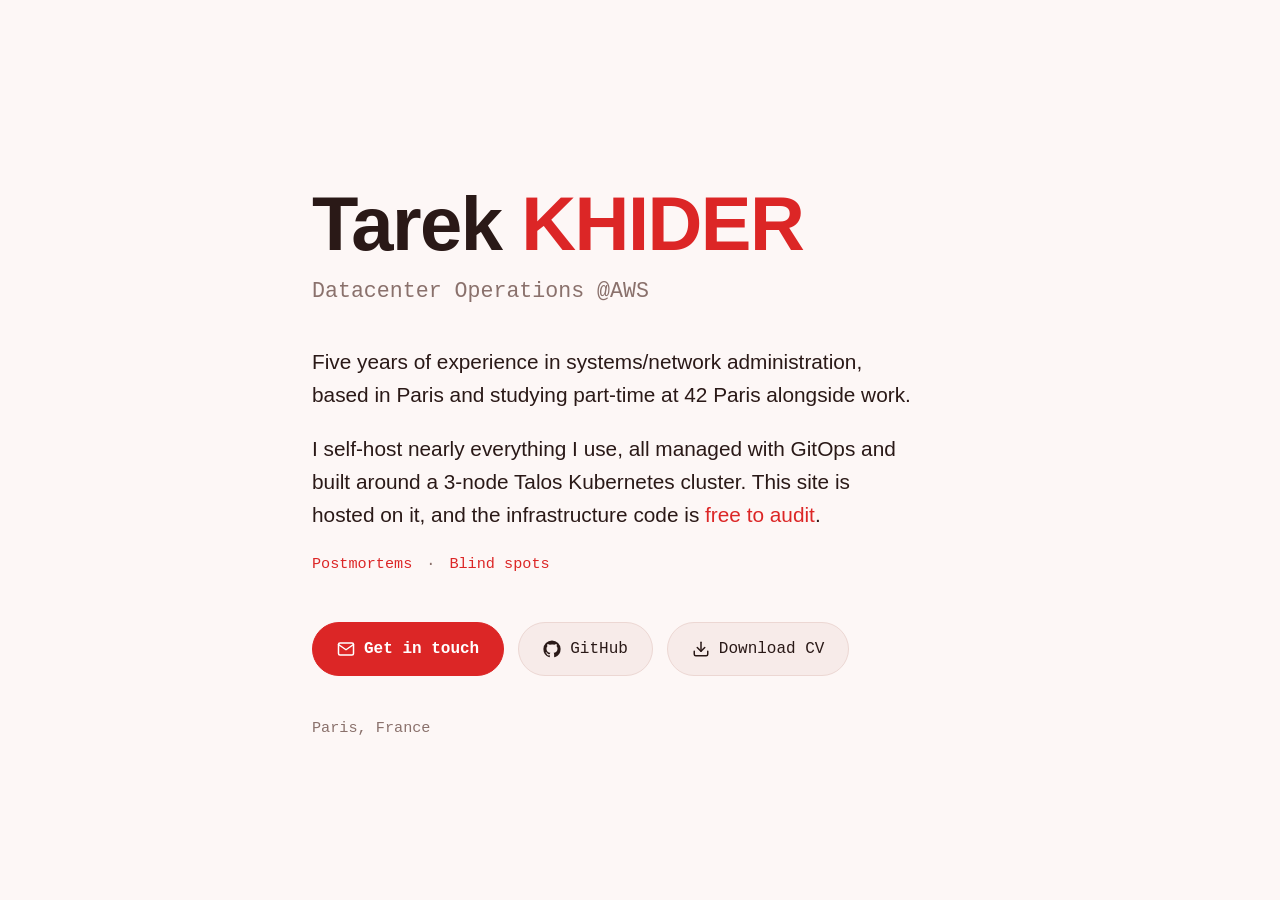
<file: index.html>
<!DOCTYPE html>
<html lang="en">
<head>
  <meta charset="UTF-8" />
  <meta name="viewport" content="width=device-width, initial-scale=1.0" />
  <title>Tarek KHIDER</title>
  <meta name="description" content="Tarek Khider, datacenter operations in Paris, currently at AWS and studying at 42. Personal site, self-hosted on a GitOps home lab." />
  <meta name="author" content="Tarek Khider" />

  <!-- Open Graph -->
  <meta property="og:title" content="Tarek Khider | Datacenter Operations" />
  <meta property="og:description" content="Datacenter operations in Paris, currently at AWS. I self-host nearly everything I use, all managed with GitOps." />
  <meta property="og:type" content="website" />

  <link rel="icon" href="data:image/svg+xml,<svg xmlns=%22http://www.w3.org/2000/svg%22 viewBox=%220 0 100 100%22><text y=%22.9em%22 font-size=%2290%22>%E2%9C%A6</text></svg>" />
  <link rel="stylesheet" href="assets/css/style.css?v=12" />
</head>
<body>
  <input type="checkbox" id="cv-toggle" class="cv-check" hidden />

  <main class="hero">
    <h1>Tarek <span class="surname">KHIDER</span></h1>
    <p class="role">Datacenter Operations @AWS</p>

    <p class="bio">Five years of experience in systems/network administration, based in Paris
      and studying part-time at 42 Paris alongside work.</p>

    <p class="bio">I self-host nearly everything I use, all managed with GitOps and built around a 3-node
      Talos Kubernetes cluster. This site is hosted on it, and the infrastructure code is
      <a href="https://github.com/tkhider/homelab-infra" target="_blank" rel="noopener noreferrer">free to audit</a>.</p>

    <nav class="page-links" aria-label="Site pages">
      <a href="/postmortems/">Postmortems</a>
      <span class="sep" aria-hidden="true">&middot;</span>
      <a href="/blind-spots/">Blind spots</a>
    </nav>

    <div class="actions">
      <a class="btn btn-primary" href="mailto:t.khider@outlook.fr">
        <svg class="btn-icon" viewBox="0 0 24 24" fill="none" stroke="currentColor" stroke-width="2" stroke-linecap="round" stroke-linejoin="round" aria-hidden="true">
          <rect x="2" y="4" width="20" height="16" rx="2"/>
          <path d="m22 6-10 7L2 6"/>
        </svg>
        Get in touch
      </a>
      <a class="btn btn-ghost" href="https://github.com/tkhider" target="_blank" rel="noopener noreferrer">
        <svg class="btn-icon" viewBox="0 0 24 24" fill="currentColor" aria-hidden="true">
          <path d="M12 .5A11.5 11.5 0 0 0 .5 12a11.5 11.5 0 0 0 7.86 10.92c.575.106.785-.25.785-.555 0-.274-.01-1-.015-1.965-3.196.695-3.87-1.54-3.87-1.54-.523-1.33-1.277-1.685-1.277-1.685-1.044-.713.08-.698.08-.698 1.154.08 1.76 1.185 1.76 1.185 1.026 1.758 2.693 1.25 3.35.955.103-.743.4-1.25.728-1.538-2.552-.29-5.235-1.276-5.235-5.677 0-1.254.448-2.28 1.183-3.084-.119-.29-.513-1.46.112-3.043 0 0 .965-.31 3.163 1.178a10.98 10.98 0 0 1 2.88-.388c.977.004 1.96.132 2.88.388 2.196-1.488 3.16-1.178 3.16-1.178.626 1.583.232 2.753.114 3.043.737.804 1.182 1.83 1.182 3.084 0 4.412-2.687 5.384-5.246 5.668.412.355.78 1.057.78 2.13 0 1.538-.014 2.778-.014 3.157 0 .308.207.667.79.554A11.5 11.5 0 0 0 23.5 12 11.5 11.5 0 0 0 12 .5Z"/>
        </svg>
        GitHub
      </a>
      <label for="cv-toggle" class="btn btn-ghost cv-open">
        <svg class="btn-icon" viewBox="0 0 24 24" fill="none" stroke="currentColor" stroke-width="2" stroke-linecap="round" stroke-linejoin="round" aria-hidden="true">
          <path d="M21 15v4a2 2 0 0 1-2 2H5a2 2 0 0 1-2-2v-4"/>
          <path d="m7 10 5 5 5-5"/>
          <path d="M12 15V3"/>
        </svg>
        Download CV
      </label>
    </div>

    <p class="location">Paris, France</p>
  </main>

  <div class="cv-modal">
    <label for="cv-toggle" class="cv-backdrop" aria-hidden="true"></label>
    <div class="cv-card" role="dialog" aria-label="Choose CV language">
      <p class="cv-card-title">Choose a language</p>
      <a class="cv-menu-item" href="https://cv.khider.fr/tarek-khider-cv-en.pdf" download>English</a>
      <a class="cv-menu-item" href="https://cv.khider.fr/tarek-khider-cv-fr.pdf" download>Français</a>
    </div>
  </div>

</body>
</html>
</file>
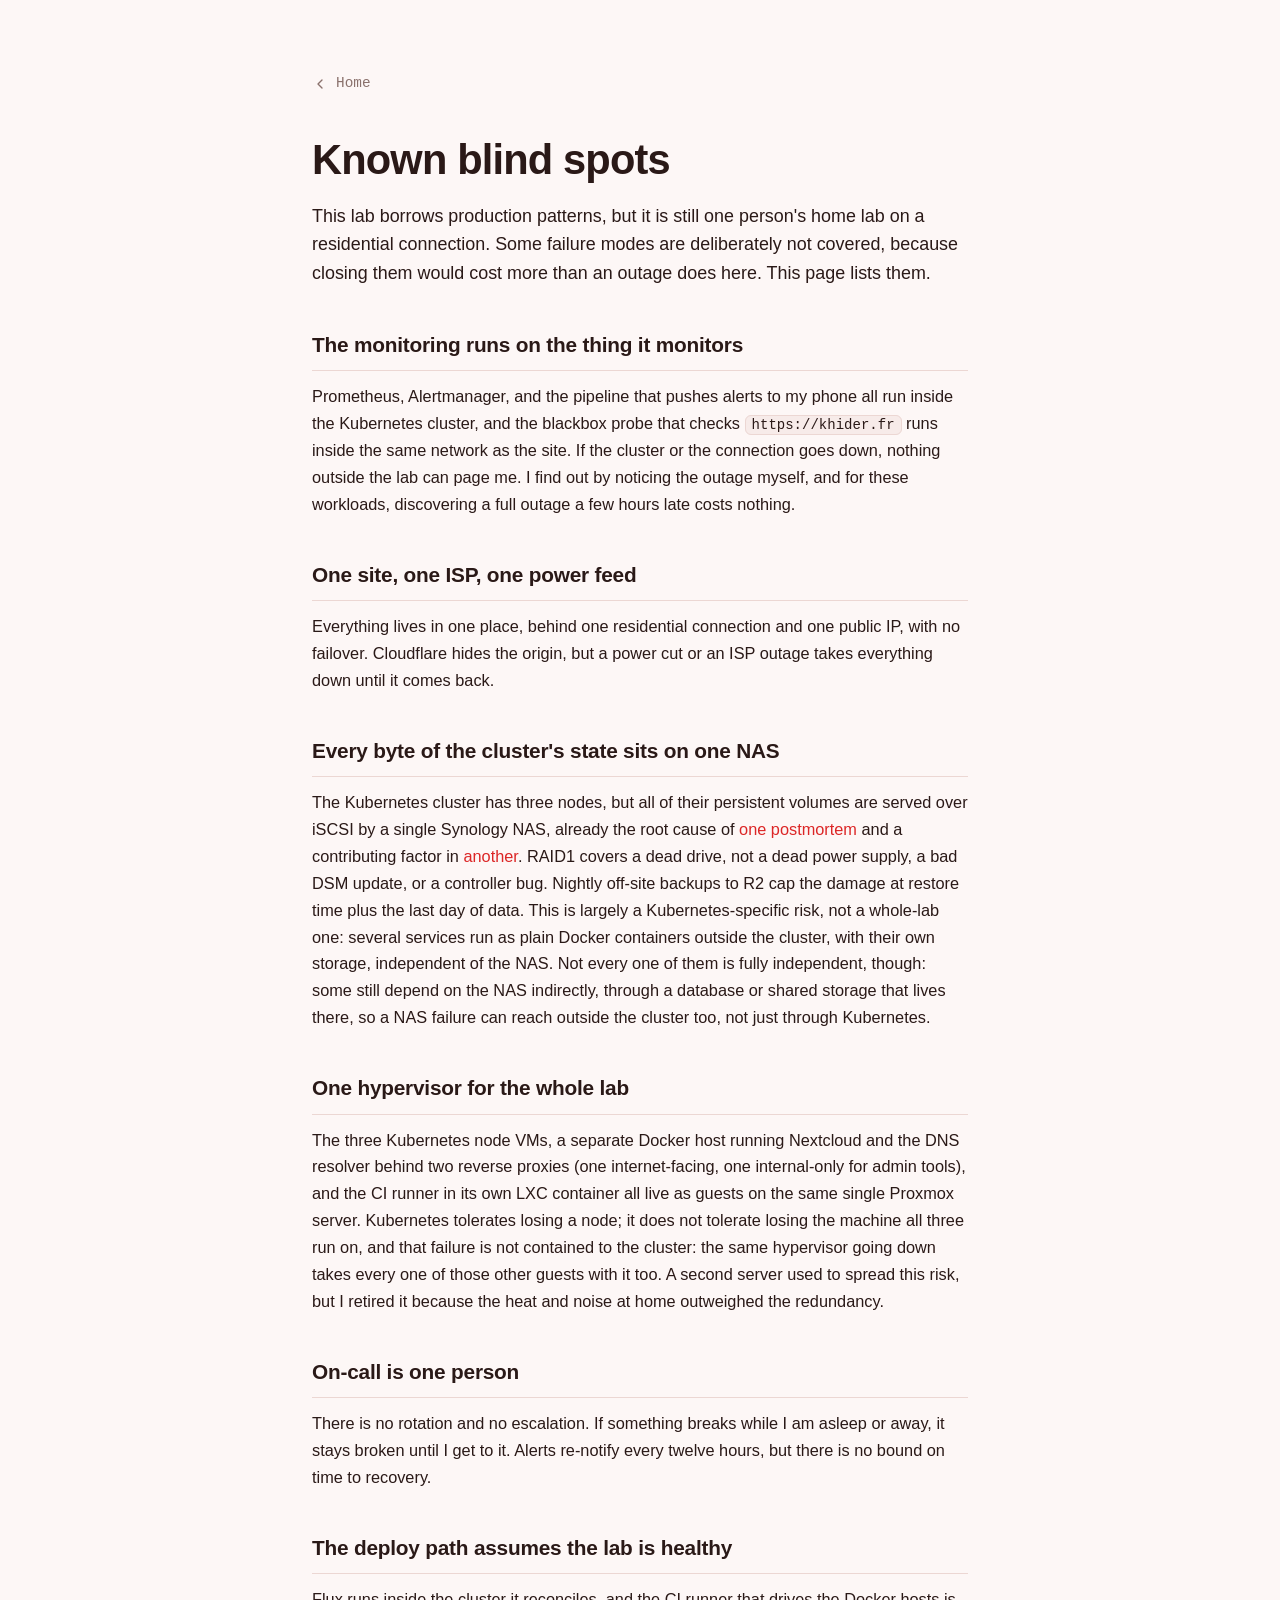
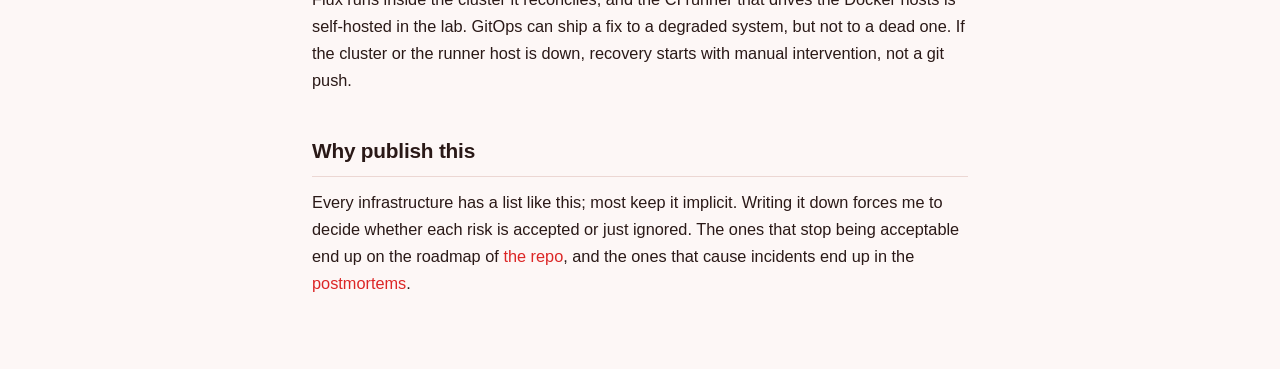
<file: blind-spots/index.html>
<!DOCTYPE html>
<html lang="en">
<head>
  <meta charset="UTF-8" />
  <meta name="viewport" content="width=device-width, initial-scale=1.0" />
  <title>Known blind spots | Tarek KHIDER</title>
  <meta name="description" content="The deliberate weaknesses of the home lab serving this site: in-cluster monitoring, a single site and ISP, one NAS holding the cluster's state, and one hypervisor running everything." />
  <meta name="author" content="Tarek Khider" />
  <meta property="og:title" content="Known blind spots | Tarek Khider" />
  <meta property="og:description" content="Every infrastructure has failure modes it chooses not to cover. These are mine, and why I accept them." />
  <meta property="og:type" content="website" />
  <link rel="icon" href="data:image/svg+xml,<svg xmlns=%22http://www.w3.org/2000/svg%22 viewBox=%220 0 100 100%22><text y=%22.9em%22 font-size=%2290%22>%E2%9C%A6</text></svg>" />
  <link rel="stylesheet" href="/assets/css/style.css?v=12" />
</head>
<body>
  <main class="doc">
    <nav class="topnav">
      <a class="back-link" href="/">
        <svg viewBox="0 0 24 24" fill="none" stroke="currentColor" stroke-width="2" stroke-linecap="round" stroke-linejoin="round" aria-hidden="true">
          <path d="m15 18-6-6 6-6"/>
        </svg>
        Home
      </a>
    </nav>

    <article>
      <header class="post-head">
        <h1>Known blind spots</h1>
      </header>

      <div class="prose">
        <p class="lead">
          This lab borrows production patterns, but it is still one person's home lab
          on a residential connection. Some failure modes are deliberately not
          covered, because closing them would cost more than an outage does here.
          This page lists them.
        </p>

        <h2>The monitoring runs on the thing it monitors</h2>
        <p>
          Prometheus, Alertmanager, and the pipeline that pushes alerts to my phone
          all run inside the Kubernetes cluster, and the blackbox probe that checks
          <code>https://khider.fr</code> runs inside the same network as the site.
          If the cluster or the connection goes down, nothing outside the lab can
          page me. I find out by noticing the outage myself, and for these
          workloads, discovering a full outage a few hours late costs nothing.
        </p>

        <h2>One site, one ISP, one power feed</h2>
        <p>
          Everything lives in one place, behind one residential connection and one
          public IP, with no failover. Cloudflare hides the origin, but a power cut
          or an ISP outage takes everything down until it comes back.
        </p>

        <h2>Every byte of the cluster's state sits on one NAS</h2>
        <p>
          The Kubernetes cluster has three nodes, but all of their persistent volumes
          are served over iSCSI by a single Synology NAS, already the root cause of
          <a href="/postmortems/nvme-iscsi-corruption/">one postmortem</a> and a
          contributing factor in <a href="/postmortems/poe-port-frame-corruption/">another</a>.
          RAID1 covers a dead drive, not a dead power supply, a bad DSM update, or a
          controller bug. Nightly off-site backups to R2 cap the damage at restore
          time plus the last day of data. This is largely a Kubernetes-specific risk,
          not a whole-lab one: several services run as plain Docker containers
          outside the cluster, with their own storage, independent of the NAS. Not
          every one of them is fully independent, though: some still depend on the
          NAS indirectly, through a database or shared storage that lives there, so a
          NAS failure can reach outside the cluster too, not just through Kubernetes.
        </p>

        <h2>One hypervisor for the whole lab</h2>
        <p>
          The three Kubernetes node VMs, a separate Docker host running Nextcloud
          and the DNS resolver behind two reverse proxies (one internet-facing, one
          internal-only for admin tools), and the CI runner in its own LXC
          container all live as guests on the same single Proxmox server.
          Kubernetes tolerates losing a node; it does not tolerate losing the
          machine all three run on, and that failure is not contained to the
          cluster: the same hypervisor going down takes every one of those other
          guests with it too. A second server used to spread this risk, but I
          retired it because the heat and noise at home outweighed the redundancy.
        </p>

        <h2>On-call is one person</h2>
        <p>
          There is no rotation and no escalation. If something breaks while I am
          asleep or away, it stays broken until I get to it. Alerts re-notify every
          twelve hours, but there is no bound on time to recovery.
        </p>

        <h2>The deploy path assumes the lab is healthy</h2>
        <p>
          Flux runs inside the cluster it reconciles, and the CI runner that drives
          the Docker hosts is self-hosted in the lab. GitOps can ship a fix to a
          degraded system, but not to a dead one. If the cluster or the runner host
          is down, recovery starts with manual intervention, not a git push.
        </p>

        <h2>Why publish this</h2>
        <p>
          Every infrastructure has a list like this; most keep it implicit. Writing
          it down forces me to decide whether each risk is accepted or just ignored.
          The ones that stop being acceptable end up on the roadmap of
          <a href="https://github.com/tkhider/homelab-infra" target="_blank" rel="noopener noreferrer">the repo</a>,
          and the ones that cause incidents end up in the
          <a href="/postmortems/">postmortems</a>.
        </p>
      </div>
    </article>
  </main>
</body>
</html>
</file>
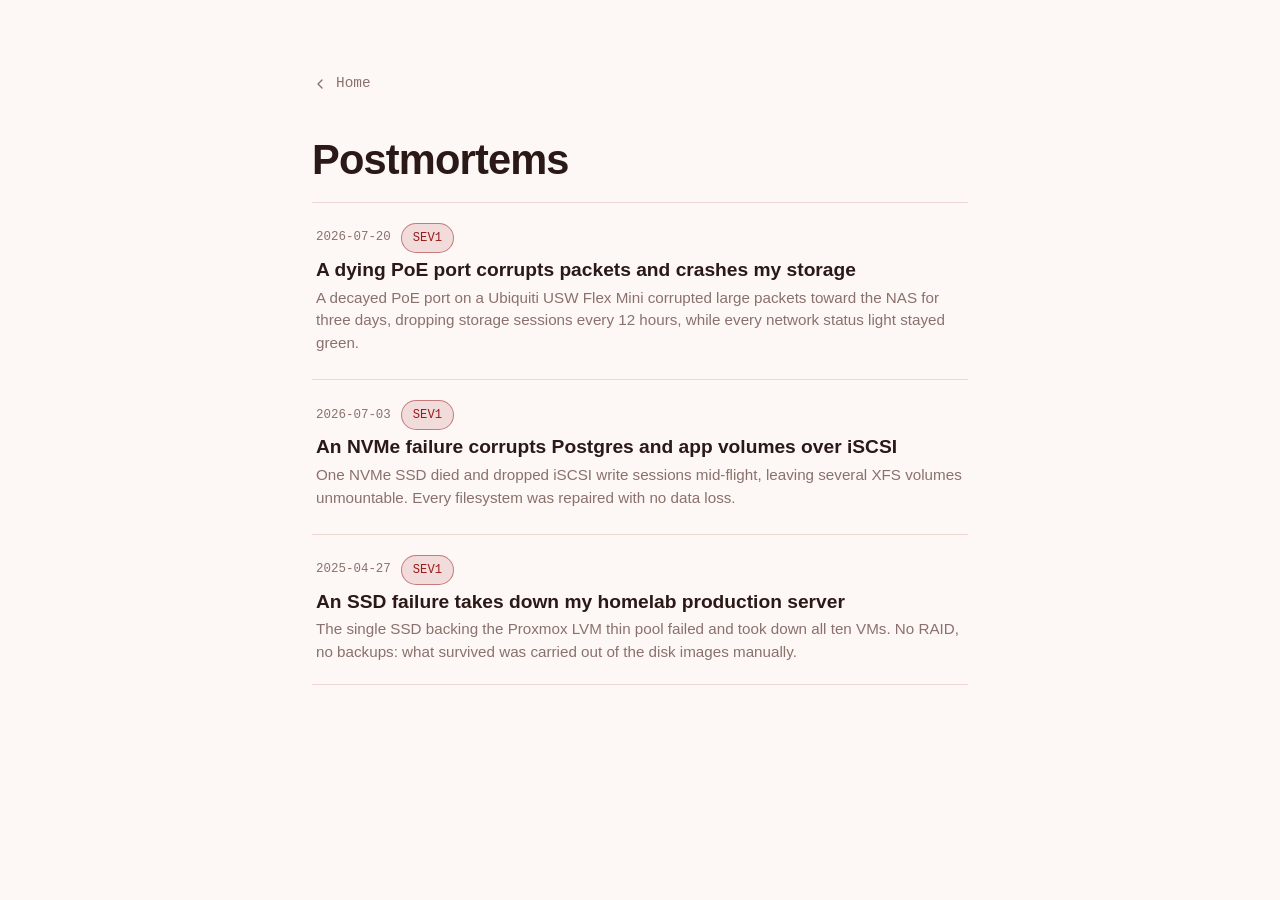
<file: postmortems/index.html>
<!DOCTYPE html>
<html lang="en">
<head>
  <meta charset="UTF-8" />
  <meta name="viewport" content="width=device-width, initial-scale=1.0" />
  <title>Postmortems | Tarek KHIDER</title>
  <meta name="description" content="Postmortems from running a self-hosted GitOps home lab." />
  <meta name="author" content="Tarek Khider" />
  <meta property="og:title" content="Postmortems | Tarek Khider" />
  <meta property="og:description" content="Postmortems from running a self-hosted GitOps home lab." />
  <meta property="og:type" content="website" />
  <link rel="icon" href="data:image/svg+xml,<svg xmlns=%22http://www.w3.org/2000/svg%22 viewBox=%220 0 100 100%22><text y=%22.9em%22 font-size=%2290%22>%E2%9C%A6</text></svg>" />
  <link rel="stylesheet" href="/assets/css/style.css?v=12" />
</head>
<body>
  <main class="doc">
    <nav class="topnav">
      <a class="back-link" href="/">
        <svg viewBox="0 0 24 24" fill="none" stroke="currentColor" stroke-width="2" stroke-linecap="round" stroke-linejoin="round" aria-hidden="true">
          <path d="m15 18-6-6 6-6"/>
        </svg>
        Home
      </a>
    </nav>

    <div class="post-head">
      <h1>Postmortems</h1>
    </div>

    <ul class="post-list">
      <li>
        <a class="post-item" href="/postmortems/poe-port-frame-corruption/">
          <span class="post-meta">
            <span class="post-date">2026-07-20</span>
            <span class="chip sev">SEV1</span>
          </span>
          <span class="post-title">A dying PoE port corrupts packets and crashes my storage</span>
          <span class="post-summary">A decayed PoE port on a Ubiquiti USW Flex Mini corrupted large packets toward the NAS for three days, dropping storage sessions every 12 hours, while every network status light stayed green.</span>
        </a>
      </li>
      <li>
        <a class="post-item" href="/postmortems/nvme-iscsi-corruption/">
          <span class="post-meta">
            <span class="post-date">2026-07-03</span>
            <span class="chip sev">SEV1</span>
          </span>
          <span class="post-title">An NVMe failure corrupts Postgres and app volumes over iSCSI</span>
          <span class="post-summary">One NVMe SSD died and dropped iSCSI write sessions mid-flight, leaving several XFS volumes unmountable. Every filesystem was repaired with no data loss.</span>
        </a>
      </li>
      <li>
        <a class="post-item" href="/postmortems/ssd-thin-pool-collapse/">
          <span class="post-meta">
            <span class="post-date">2025-04-27</span>
            <span class="chip sev">SEV1</span>
          </span>
          <span class="post-title">An SSD failure takes down my homelab production server</span>
          <span class="post-summary">The single SSD backing the Proxmox LVM thin pool failed and took down all ten VMs. No RAID, no backups: what survived was carried out of the disk images manually.</span>
        </a>
      </li>
    </ul>
  </main>
</body>
</html>
</file>
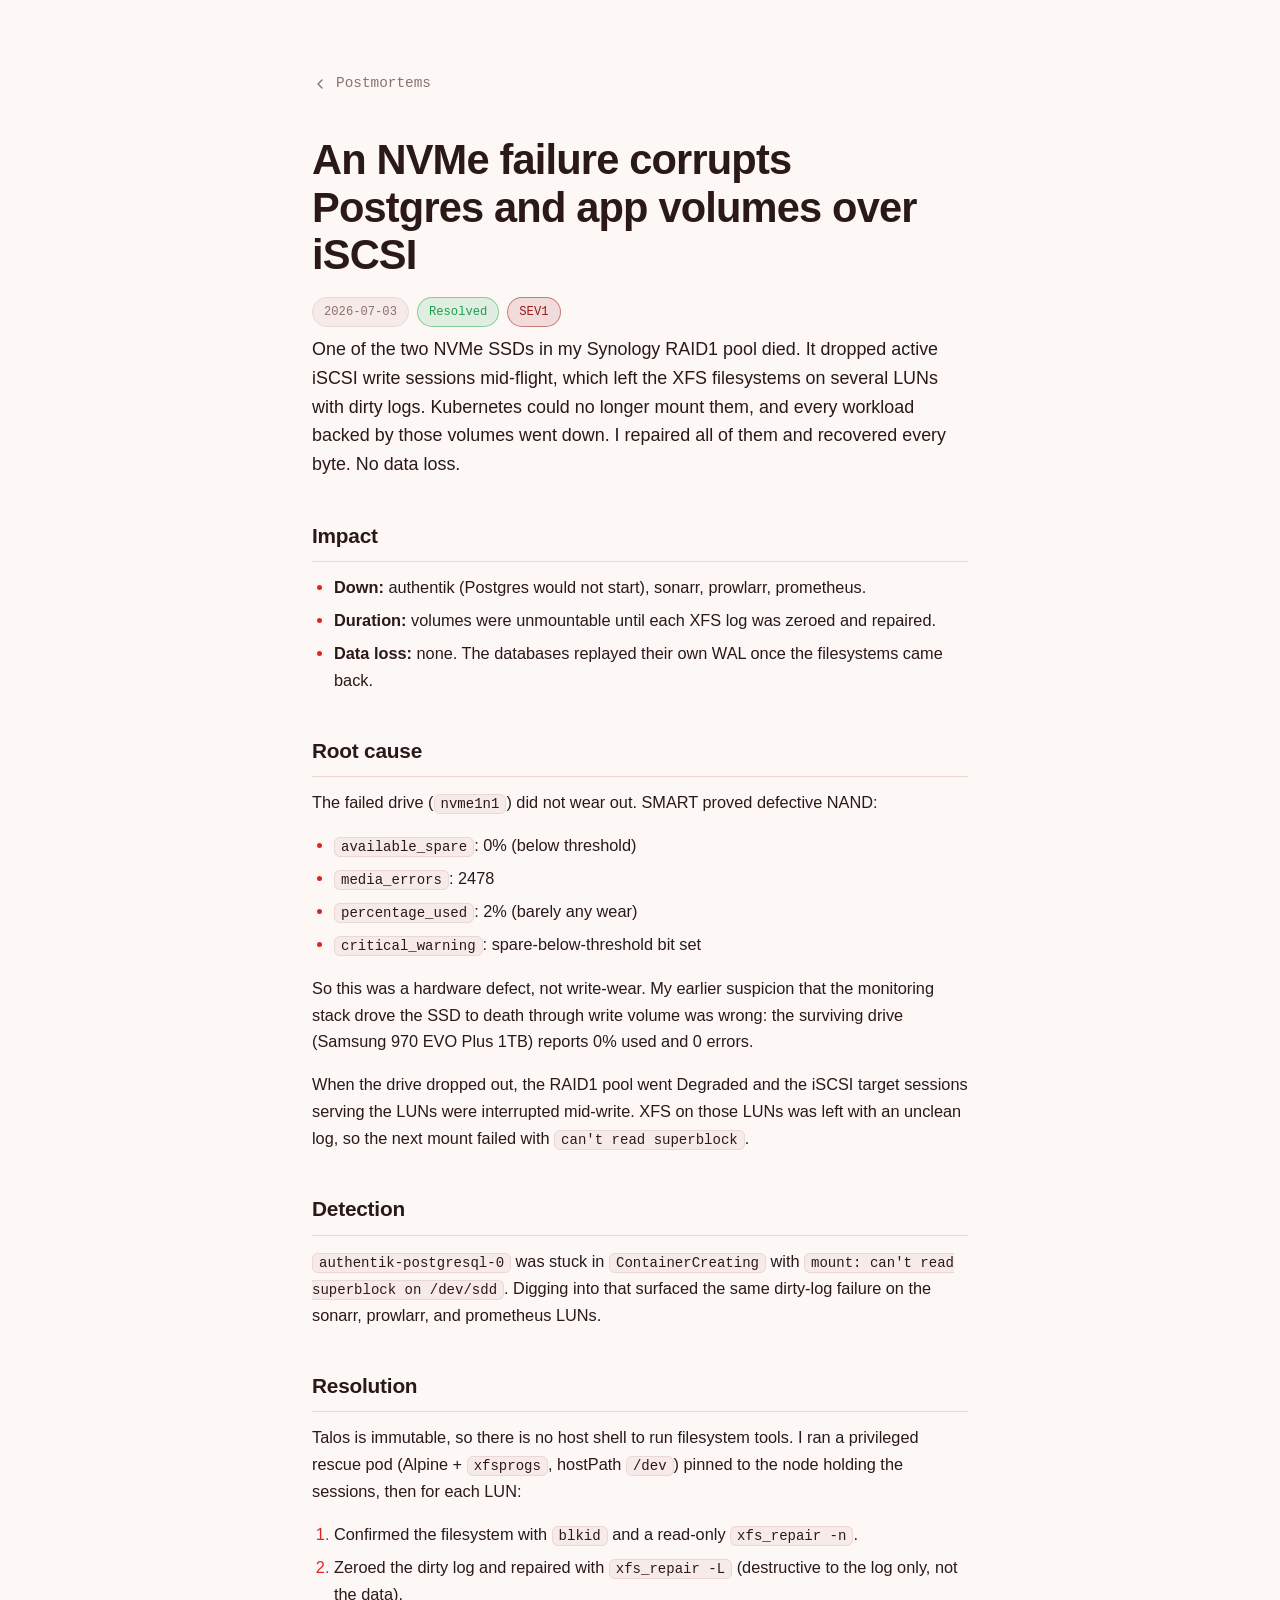
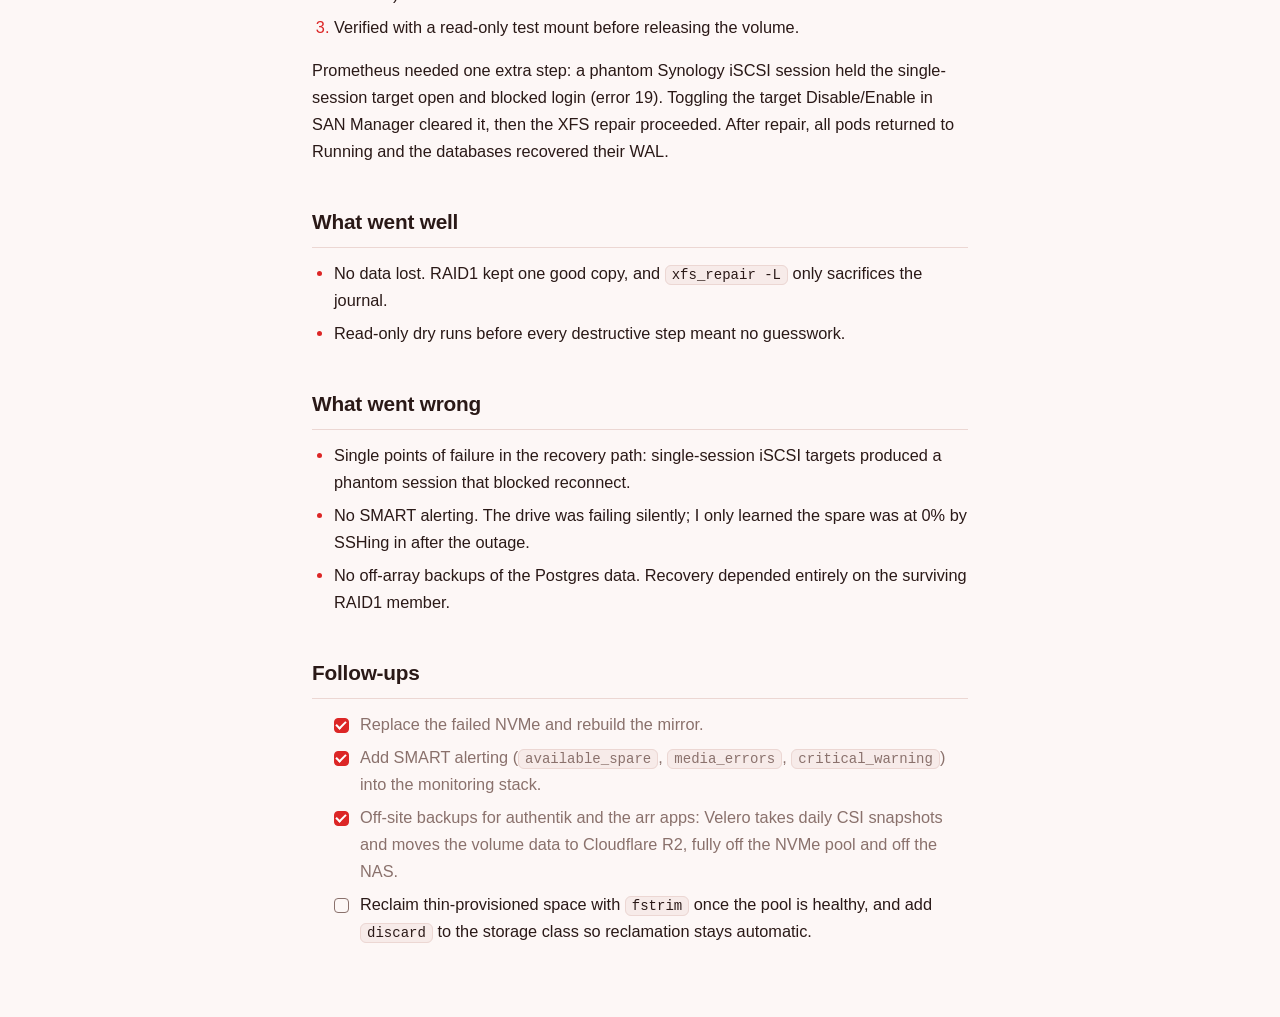
<file: postmortems/nvme-iscsi-corruption/index.html>
<!DOCTYPE html>
<html lang="en">
<head>
  <meta charset="UTF-8" />
  <meta name="viewport" content="width=device-width, initial-scale=1.0" />
  <title>NVMe failure corrupts Postgres over iSCSI | Tarek KHIDER</title>
  <meta name="description" content="Postmortem: one NVMe SSD dies, drops iSCSI write sessions mid-flight, and leaves several XFS filesystems with dirty logs. How I recovered every volume with no data loss." />
  <meta name="author" content="Tarek Khider" />
  <meta property="og:title" content="An NVMe failure corrupts Postgres and app volumes over iSCSI" />
  <meta property="og:description" content="A blameless postmortem from my self-hosted Kubernetes home lab." />
  <meta property="og:type" content="article" />
  <link rel="icon" href="data:image/svg+xml,<svg xmlns=%22http://www.w3.org/2000/svg%22 viewBox=%220 0 100 100%22><text y=%22.9em%22 font-size=%2290%22>%E2%9C%A6</text></svg>" />
  <link rel="stylesheet" href="/assets/css/style.css?v=12" />
</head>
<body>
  <main class="doc">
    <nav class="topnav">
      <a class="back-link" href="/postmortems/">
        <svg viewBox="0 0 24 24" fill="none" stroke="currentColor" stroke-width="2" stroke-linecap="round" stroke-linejoin="round" aria-hidden="true">
          <path d="m15 18-6-6 6-6"/>
        </svg>
        Postmortems
      </a>
    </nav>

    <article>
      <header class="post-head">
        <h1>An NVMe failure corrupts Postgres and app volumes over iSCSI</h1>
        <div class="meta-row">
          <span class="chip">2026-07-03</span>
          <span class="chip resolved">Resolved</span>
          <span class="chip sev">SEV1</span>
        </div>
      </header>

      <div class="prose">
        <p class="lead">
          One of the two NVMe SSDs in my Synology RAID1 pool died. It dropped active
          iSCSI write sessions mid-flight, which left the XFS filesystems on several
          LUNs with dirty logs. Kubernetes could no longer mount them, and every
          workload backed by those volumes went down. I repaired all of them and
          recovered every byte. No data loss.
        </p>

        <h2>Impact</h2>
        <ul>
          <li><strong>Down:</strong> authentik (Postgres would not start), sonarr, prowlarr, prometheus.</li>
          <li><strong>Duration:</strong> volumes were unmountable until each XFS log was zeroed and repaired.</li>
          <li><strong>Data loss:</strong> none. The databases replayed their own WAL once the filesystems came back.</li>
        </ul>

        <h2>Root cause</h2>
        <p>The failed drive (<code>nvme1n1</code>) did not wear out. SMART proved defective NAND:</p>
        <ul>
          <li><code>available_spare</code>: 0% (below threshold)</li>
          <li><code>media_errors</code>: 2478</li>
          <li><code>percentage_used</code>: 2% (barely any wear)</li>
          <li><code>critical_warning</code>: spare-below-threshold bit set</li>
        </ul>
        <p>
          So this was a hardware defect, not write-wear. My earlier suspicion that the
          monitoring stack drove the SSD to death through write volume was wrong: the
          surviving drive (Samsung 970 EVO Plus 1TB) reports 0% used and 0 errors.
        </p>
        <p>
          When the drive dropped out, the RAID1 pool went Degraded and the iSCSI target
          sessions serving the LUNs were interrupted mid-write. XFS on those LUNs was
          left with an unclean log, so the next mount failed with
          <code>can't read superblock</code>.
        </p>

        <h2>Detection</h2>
        <p>
          <code>authentik-postgresql-0</code> was stuck in <code>ContainerCreating</code>
          with <code>mount: can't read superblock on /dev/sdd</code>. Digging into that
          surfaced the same dirty-log failure on the sonarr, prowlarr, and prometheus
          LUNs.
        </p>

        <h2>Resolution</h2>
        <p>
          Talos is immutable, so there is no host shell to run filesystem tools. I ran a
          privileged rescue pod (Alpine + <code>xfsprogs</code>, hostPath <code>/dev</code>)
          pinned to the node holding the sessions, then for each LUN:
        </p>
        <ol>
          <li>Confirmed the filesystem with <code>blkid</code> and a read-only <code>xfs_repair -n</code>.</li>
          <li>Zeroed the dirty log and repaired with <code>xfs_repair -L</code> (destructive to the log only, not the data).</li>
          <li>Verified with a read-only test mount before releasing the volume.</li>
        </ol>
        <p>
          Prometheus needed one extra step: a phantom Synology iSCSI session held the
          single-session target open and blocked login (error 19). Toggling the target
          Disable/Enable in SAN Manager cleared it, then the XFS repair proceeded. After
          repair, all pods returned to Running and the databases recovered their WAL.
        </p>

        <h2>What went well</h2>
        <ul>
          <li>No data lost. RAID1 kept one good copy, and <code>xfs_repair -L</code> only sacrifices the journal.</li>
          <li>Read-only dry runs before every destructive step meant no guesswork.</li>
        </ul>

        <h2>What went wrong</h2>
        <ul>
          <li>Single points of failure in the recovery path: single-session iSCSI targets produced a phantom session that blocked reconnect.</li>
          <li>No SMART alerting. The drive was failing silently; I only learned the spare was at 0% by SSHing in after the outage.</li>
          <li>No off-array backups of the Postgres data. Recovery depended entirely on the surviving RAID1 member.</li>
        </ul>

        <h2>Follow-ups</h2>
        <ul class="task-list">
          <li class="done">Replace the failed NVMe and rebuild the mirror.</li>
          <li class="done">Add SMART alerting (<code>available_spare</code>, <code>media_errors</code>, <code>critical_warning</code>) into the monitoring stack.</li>
          <li class="done">Off-site backups for authentik and the arr apps: Velero takes daily CSI snapshots and moves the volume data to Cloudflare R2, fully off the NVMe pool and off the NAS.</li>
          <li>Reclaim thin-provisioned space with <code>fstrim</code> once the pool is healthy, and add <code>discard</code> to the storage class so reclamation stays automatic.</li>
        </ul>
      </div>
    </article>
  </main>
</body>
</html>
</file>
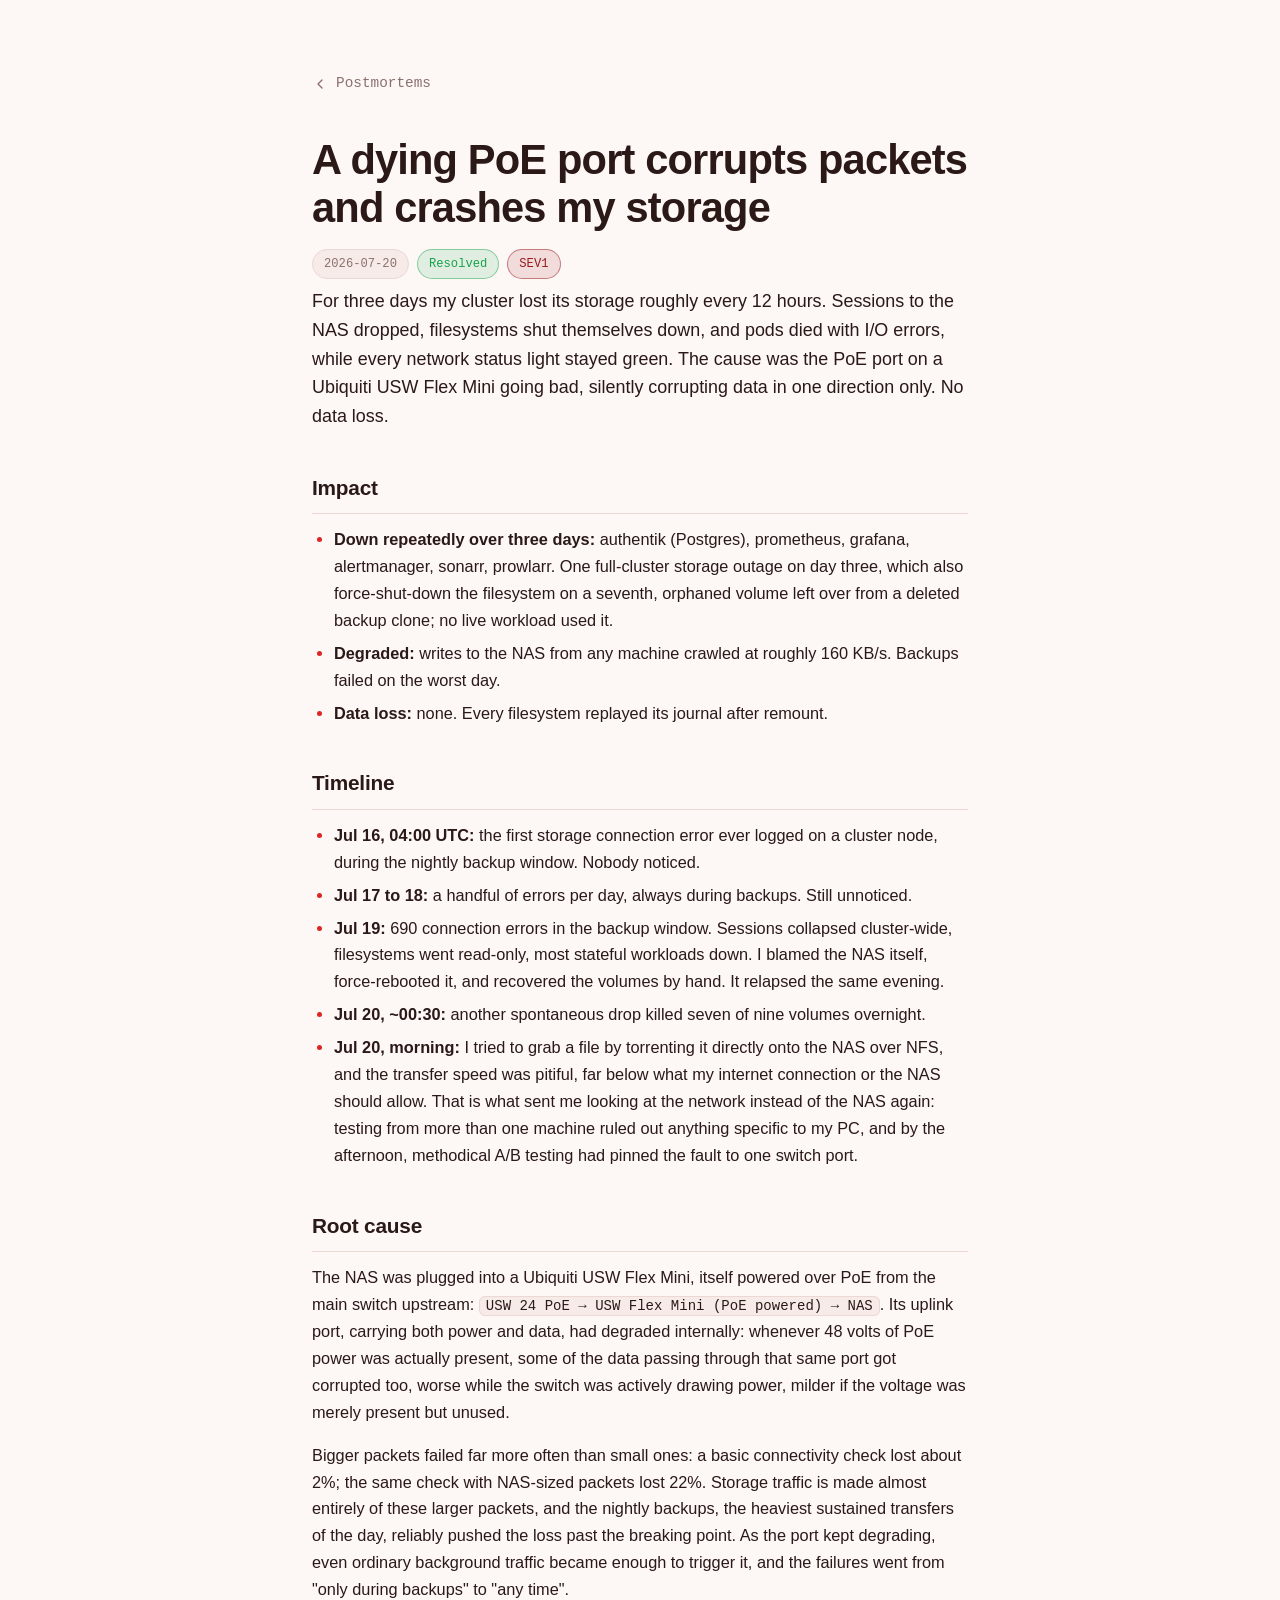
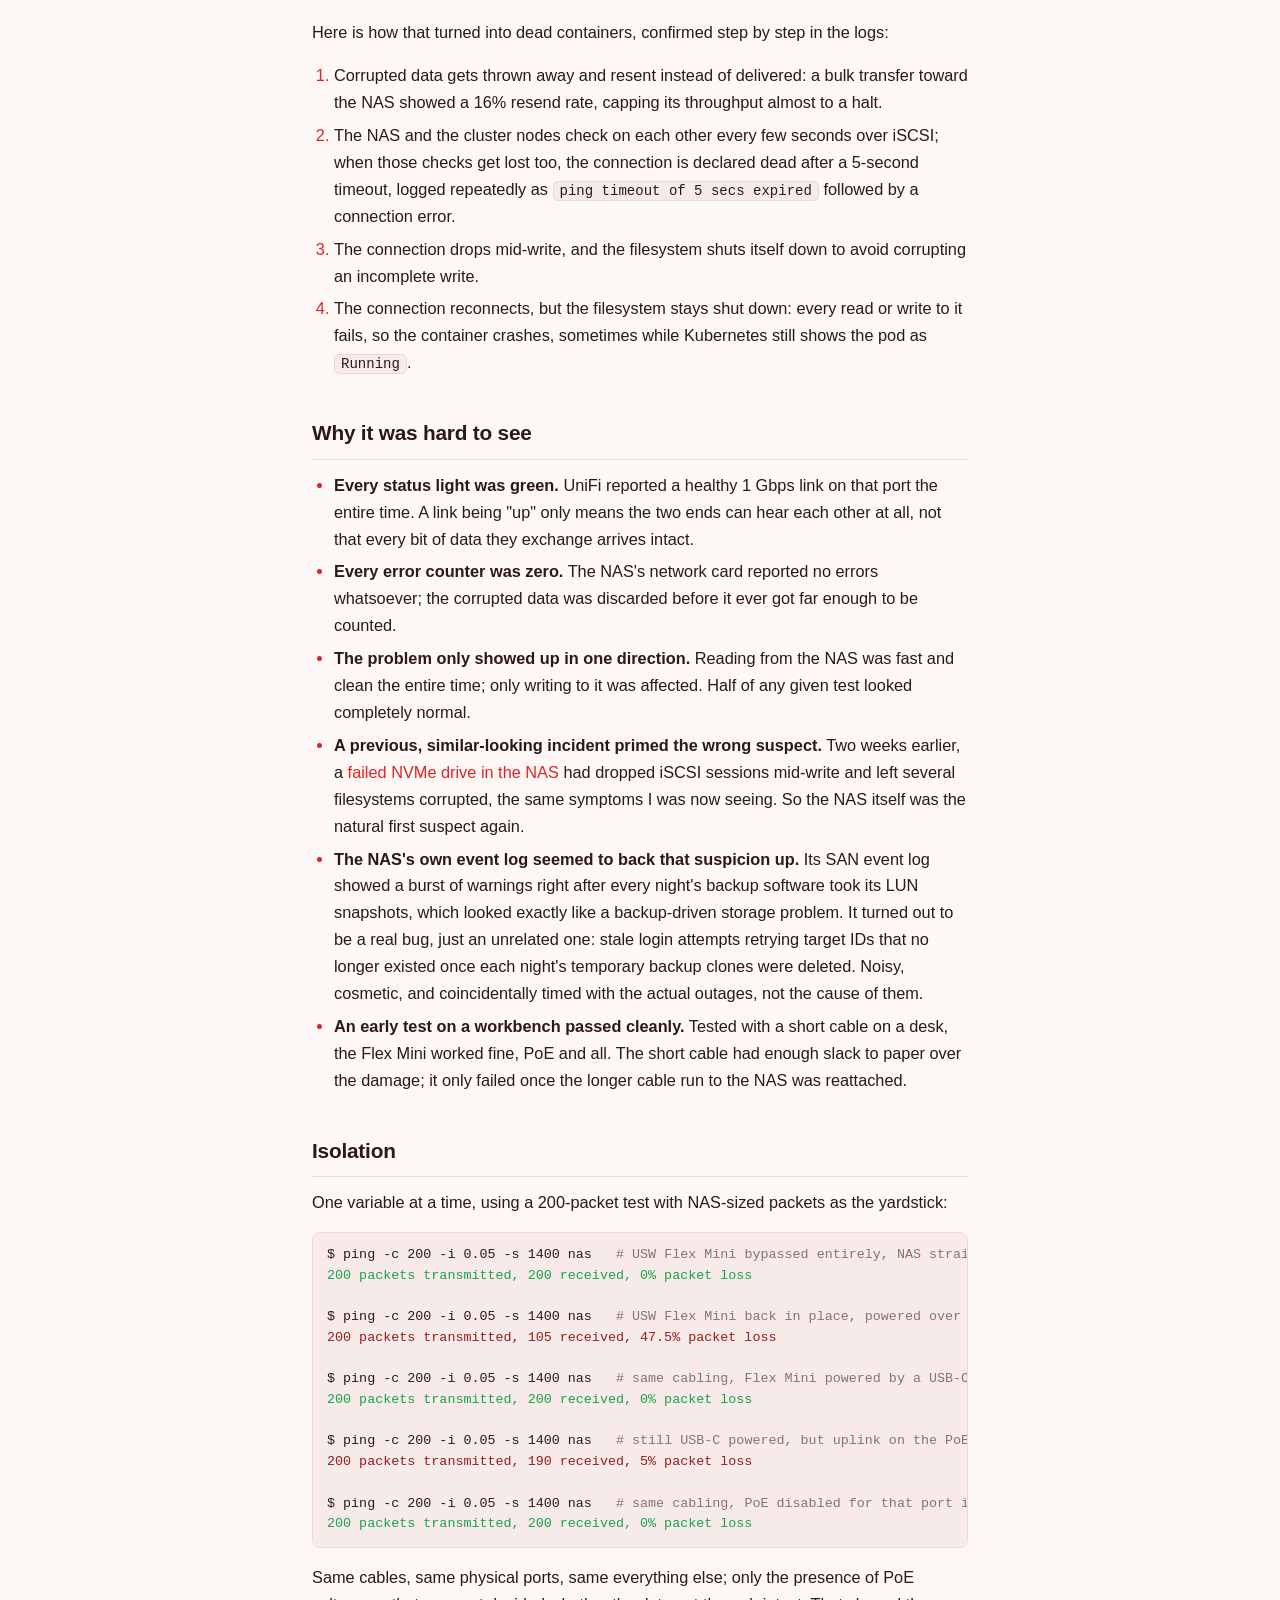
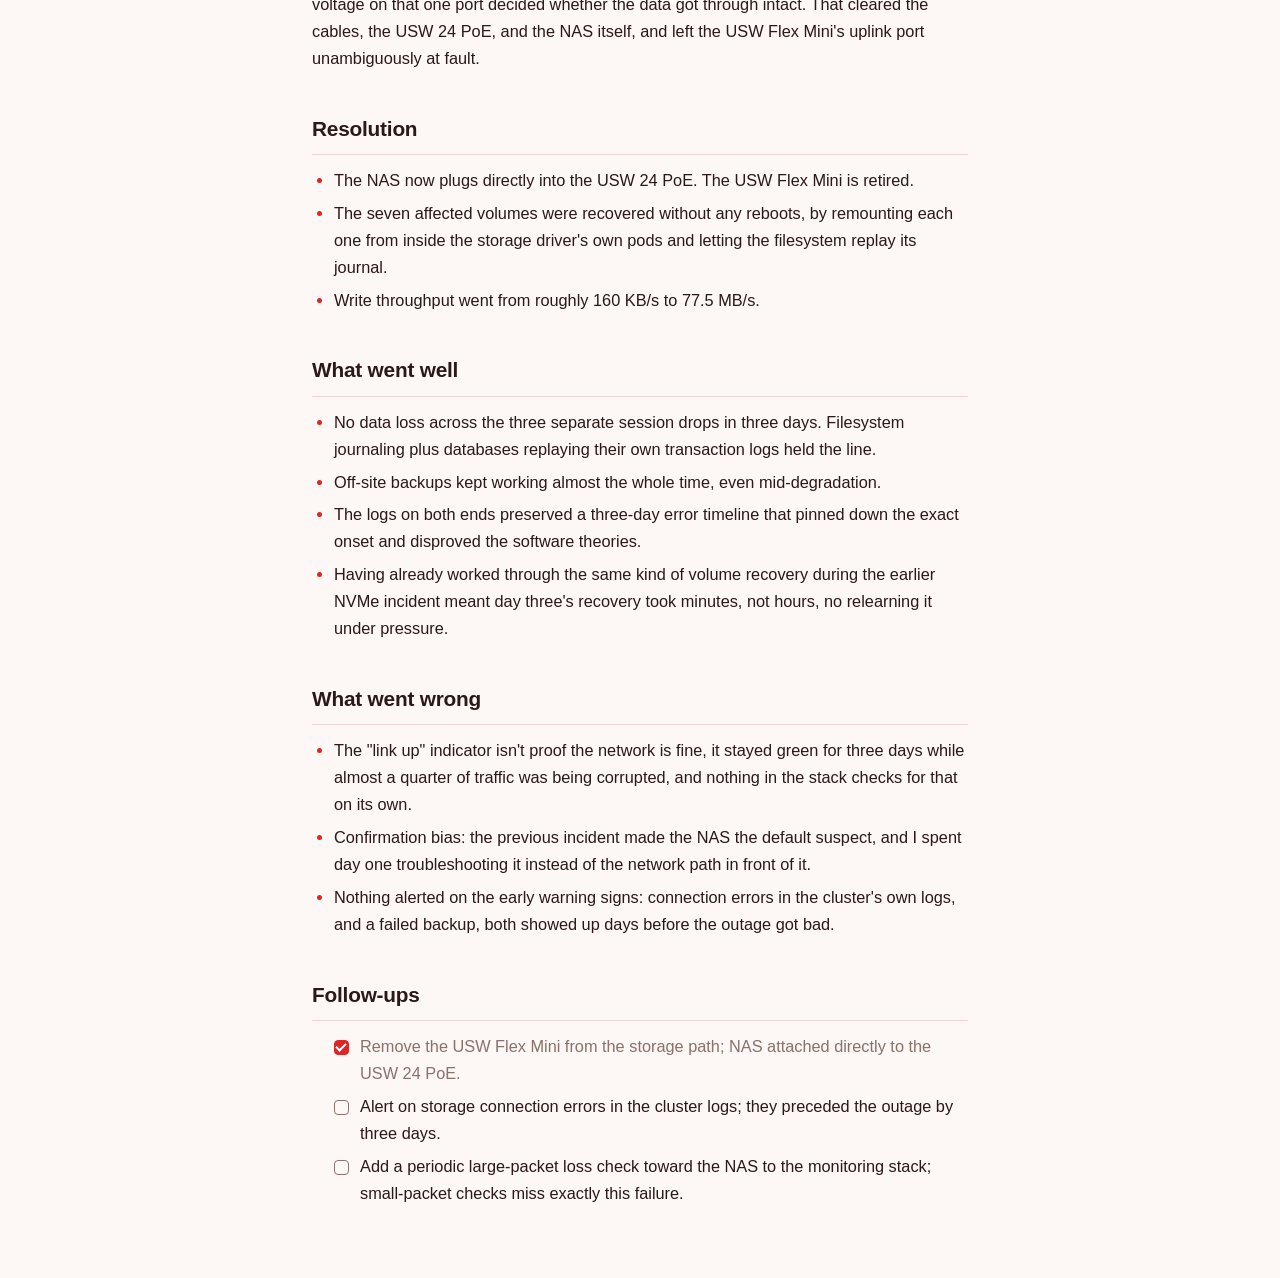
<file: postmortems/poe-port-frame-corruption/index.html>
<!DOCTYPE html>
<html lang="en">
<head>
  <meta charset="UTF-8" />
  <meta name="viewport" content="width=device-width, initial-scale=1.0" />
  <title>A dying PoE port corrupts packets and crashes my storage | Tarek KHIDER</title>
  <meta name="description" content="Postmortem: a decayed PoE port on a Ubiquiti USW Flex Mini silently corrupted large packets toward my NAS, dropped storage sessions every 12 hours for three days, and looked like everything except what it was." />
  <meta name="author" content="Tarek Khider" />
  <meta property="og:title" content="A dying PoE port corrupts packets and crashes my storage" />
  <meta property="og:description" content="A blameless postmortem from my self-hosted Kubernetes home lab." />
  <meta property="og:type" content="article" />
  <link rel="icon" href="data:image/svg+xml,<svg xmlns=%22http://www.w3.org/2000/svg%22 viewBox=%220 0 100 100%22><text y=%22.9em%22 font-size=%2290%22>%E2%9C%A6</text></svg>" />
  <link rel="stylesheet" href="/assets/css/style.css?v=12" />
</head>
<body>
  <main class="doc">
    <nav class="topnav">
      <a class="back-link" href="/postmortems/">
        <svg viewBox="0 0 24 24" fill="none" stroke="currentColor" stroke-width="2" stroke-linecap="round" stroke-linejoin="round" aria-hidden="true">
          <path d="m15 18-6-6 6-6"/>
        </svg>
        Postmortems
      </a>
    </nav>

    <article>
      <header class="post-head">
        <h1>A dying PoE port corrupts packets and crashes my storage</h1>
        <div class="meta-row">
          <span class="chip">2026-07-20</span>
          <span class="chip resolved">Resolved</span>
          <span class="chip sev">SEV1</span>
        </div>
      </header>

      <div class="prose">
        <p class="lead">
          For three days my cluster lost its storage roughly every 12 hours.
          Sessions to the NAS dropped, filesystems shut themselves down, and pods
          died with I/O errors, while every network status light stayed green. The
          cause was the PoE port on a Ubiquiti USW Flex Mini going bad, silently
          corrupting data in one direction only. No data loss.
        </p>

        <h2>Impact</h2>
        <ul>
          <li><strong>Down repeatedly over three days:</strong> authentik (Postgres), prometheus, grafana, alertmanager, sonarr, prowlarr. One full-cluster storage outage on day three, which also force-shut-down the filesystem on a seventh, orphaned volume left over from a deleted backup clone; no live workload used it.</li>
          <li><strong>Degraded:</strong> writes to the NAS from any machine crawled at roughly 160 KB/s. Backups failed on the worst day.</li>
          <li><strong>Data loss:</strong> none. Every filesystem replayed its journal after remount.</li>
        </ul>

        <h2>Timeline</h2>
        <ul>
          <li><strong>Jul 16, 04:00 UTC:</strong> the first storage connection error ever logged on a cluster node, during the nightly backup window. Nobody noticed.</li>
          <li><strong>Jul 17 to 18:</strong> a handful of errors per day, always during backups. Still unnoticed.</li>
          <li><strong>Jul 19:</strong> 690 connection errors in the backup window. Sessions collapsed cluster-wide, filesystems went read-only, most stateful workloads down. I blamed the NAS itself, force-rebooted it, and recovered the volumes by hand. It relapsed the same evening.</li>
          <li><strong>Jul 20, ~00:30:</strong> another spontaneous drop killed seven of nine volumes overnight.</li>
          <li><strong>Jul 20, morning:</strong> I tried to grab a file by torrenting it directly onto the NAS over NFS, and the transfer speed was pitiful, far below what my internet connection or the NAS should allow. That is what sent me looking at the network instead of the NAS again: testing from more than one machine ruled out anything specific to my PC, and by the afternoon, methodical A/B testing had pinned the fault to one switch port.</li>
        </ul>

        <h2>Root cause</h2>
        <p>
          The NAS was plugged into a Ubiquiti USW Flex Mini, itself powered over PoE
          from the main switch upstream:
          <code>USW 24 PoE &rarr; USW Flex Mini (PoE powered) &rarr; NAS</code>.
          Its uplink port, carrying both power and data, had degraded internally:
          whenever 48 volts of PoE power was actually present, some of the data
          passing through that same port got corrupted too, worse while the switch
          was actively drawing power, milder if the voltage was merely present but
          unused.
        </p>
        <p>
          Bigger packets failed far more often than small ones: a basic connectivity
          check lost about 2%; the same check with NAS-sized packets lost 22%.
          Storage traffic is made almost entirely of these larger packets, and the
          nightly backups, the heaviest sustained transfers of the day, reliably
          pushed the loss past the breaking point. As the port kept degrading, even
          ordinary background traffic became enough to trigger it, and the failures
          went from "only during backups" to "any time".
        </p>
        <p>Here is how that turned into dead containers, confirmed step by step in the logs:</p>
        <ol>
          <li>Corrupted data gets thrown away and resent instead of delivered: a bulk transfer toward the NAS showed a 16% resend rate, capping its throughput almost to a halt.</li>
          <li>The NAS and the cluster nodes check on each other every few seconds over iSCSI; when those checks get lost too, the connection is declared dead after a 5-second timeout, logged repeatedly as <code>ping timeout of 5 secs expired</code> followed by a connection error.</li>
          <li>The connection drops mid-write, and the filesystem shuts itself down to avoid corrupting an incomplete write.</li>
          <li>The connection reconnects, but the filesystem stays shut down: every read or write to it fails, so the container crashes, sometimes while Kubernetes still shows the pod as <code>Running</code>.</li>
        </ol>

        <h2>Why it was hard to see</h2>
        <ul>
          <li><strong>Every status light was green.</strong> UniFi reported a healthy 1 Gbps link on that port the entire time. A link being "up" only means the two ends can hear each other at all, not that every bit of data they exchange arrives intact.</li>
          <li><strong>Every error counter was zero.</strong> The NAS's network card reported no errors whatsoever; the corrupted data was discarded before it ever got far enough to be counted.</li>
          <li><strong>The problem only showed up in one direction.</strong> Reading from the NAS was fast and clean the entire time; only writing to it was affected. Half of any given test looked completely normal.</li>
          <li><strong>A previous, similar-looking incident primed the wrong suspect.</strong> Two weeks earlier, a <a href="/postmortems/nvme-iscsi-corruption/">failed NVMe drive in the NAS</a> had dropped iSCSI sessions mid-write and left several filesystems corrupted, the same symptoms I was now seeing. So the NAS itself was the natural first suspect again.</li>
          <li><strong>The NAS's own event log seemed to back that suspicion up.</strong> Its SAN event log showed a burst of warnings right after every night's backup software took its LUN snapshots, which looked exactly like a backup-driven storage problem. It turned out to be a real bug, just an unrelated one: stale login attempts retrying target IDs that no longer existed once each night's temporary backup clones were deleted. Noisy, cosmetic, and coincidentally timed with the actual outages, not the cause of them.</li>
          <li><strong>An early test on a workbench passed cleanly.</strong> Tested with a short cable on a desk, the Flex Mini worked fine, PoE and all. The short cable had enough slack to paper over the damage; it only failed once the longer cable run to the NAS was reattached.</li>
        </ul>

        <h2>Isolation</h2>
        <p>One variable at a time, using a 200-packet test with NAS-sized packets as the yardstick:</p>
        <div class="term"><span class="cmd">$ ping -c 200 -i 0.05 -s 1400 nas</span>   <span class="muted"># USW Flex Mini bypassed entirely, NAS straight into the USW 24 PoE</span>
<span class="ok">200 packets transmitted, 200 received, 0% packet loss</span>

<span class="cmd">$ ping -c 200 -i 0.05 -s 1400 nas</span>   <span class="muted"># USW Flex Mini back in place, powered over PoE as usual</span>
<span class="bad">200 packets transmitted, 105 received, 47.5% packet loss</span>

<span class="cmd">$ ping -c 200 -i 0.05 -s 1400 nas</span>   <span class="muted"># same cabling, Flex Mini powered by a USB-C charger instead of PoE</span>
<span class="ok">200 packets transmitted, 200 received, 0% packet loss</span>

<span class="cmd">$ ping -c 200 -i 0.05 -s 1400 nas</span>   <span class="muted"># still USB-C powered, but uplink on the PoE port, UniFi still energizing it with 48V unused</span>
<span class="bad">200 packets transmitted, 190 received, 5% packet loss</span>

<span class="cmd">$ ping -c 200 -i 0.05 -s 1400 nas</span>   <span class="muted"># same cabling, PoE disabled for that port in the UniFi controller</span>
<span class="ok">200 packets transmitted, 200 received, 0% packet loss</span></div>
        <p>
          Same cables, same physical ports, same everything else; only the presence
          of PoE voltage on that one port decided whether the data got through
          intact. That cleared the cables, the USW 24 PoE, and the NAS itself, and
          left the USW Flex Mini's uplink port unambiguously at fault.
        </p>

        <h2>Resolution</h2>
        <ul>
          <li>The NAS now plugs directly into the USW 24 PoE. The USW Flex Mini is retired.</li>
          <li>The seven affected volumes were recovered without any reboots, by remounting each one from inside the storage driver's own pods and letting the filesystem replay its journal.</li>
          <li>Write throughput went from roughly 160 KB/s to 77.5 MB/s.</li>
        </ul>

        <h2>What went well</h2>
        <ul>
          <li>No data loss across the three separate session drops in three days. Filesystem journaling plus databases replaying their own transaction logs held the line.</li>
          <li>Off-site backups kept working almost the whole time, even mid-degradation.</li>
          <li>The logs on both ends preserved a three-day error timeline that pinned down the exact onset and disproved the software theories.</li>
          <li>Having already worked through the same kind of volume recovery during the earlier NVMe incident meant day three's recovery took minutes, not hours, no relearning it under pressure.</li>
        </ul>

        <h2>What went wrong</h2>
        <ul>
          <li>The "link up" indicator isn't proof the network is fine, it stayed green for three days while almost a quarter of traffic was being corrupted, and nothing in the stack checks for that on its own.</li>
          <li>Confirmation bias: the previous incident made the NAS the default suspect, and I spent day one troubleshooting it instead of the network path in front of it.</li>
          <li>Nothing alerted on the early warning signs: connection errors in the cluster's own logs, and a failed backup, both showed up days before the outage got bad.</li>
        </ul>

        <h2>Follow-ups</h2>
        <ul class="task-list">
          <li class="done">Remove the USW Flex Mini from the storage path; NAS attached directly to the USW 24 PoE.</li>
          <li>Alert on storage connection errors in the cluster logs; they preceded the outage by three days.</li>
          <li>Add a periodic large-packet loss check toward the NAS to the monitoring stack; small-packet checks miss exactly this failure.</li>
        </ul>
      </div>
    </article>
  </main>
</body>
</html>
</file>
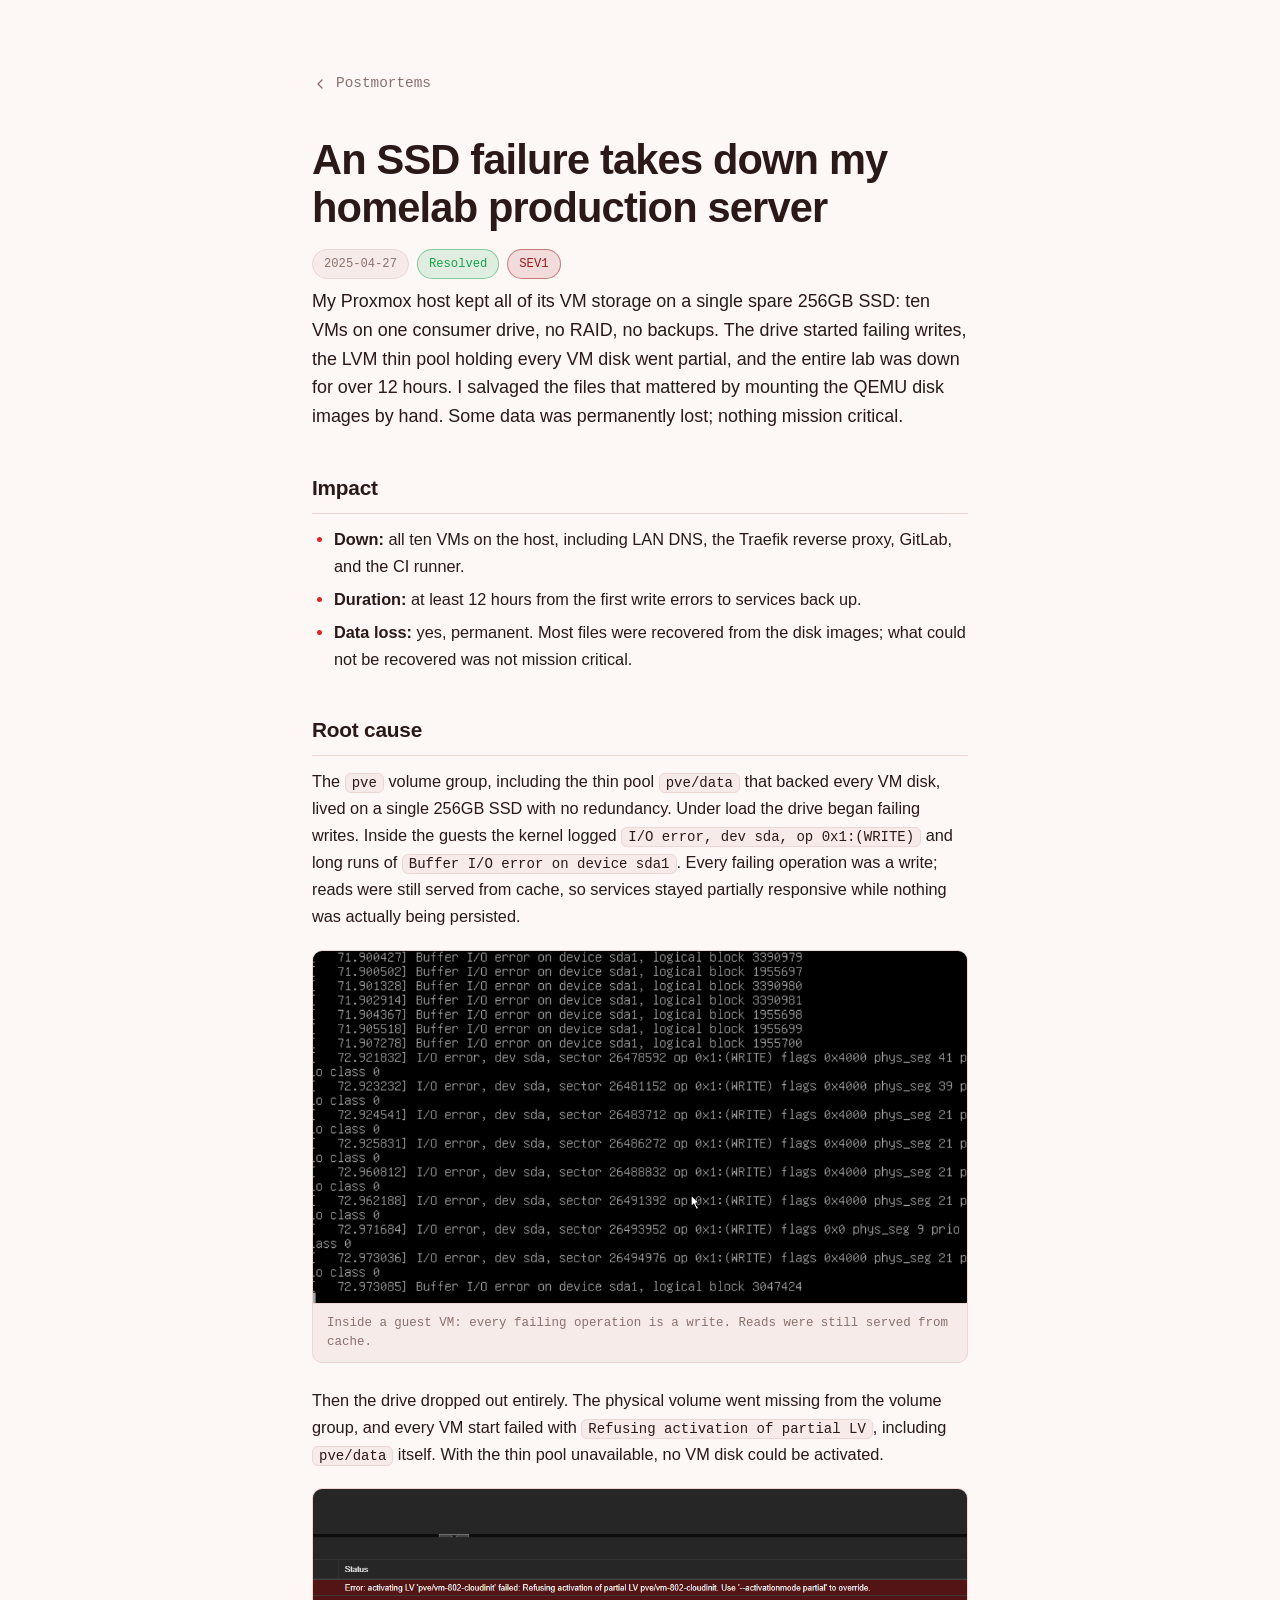
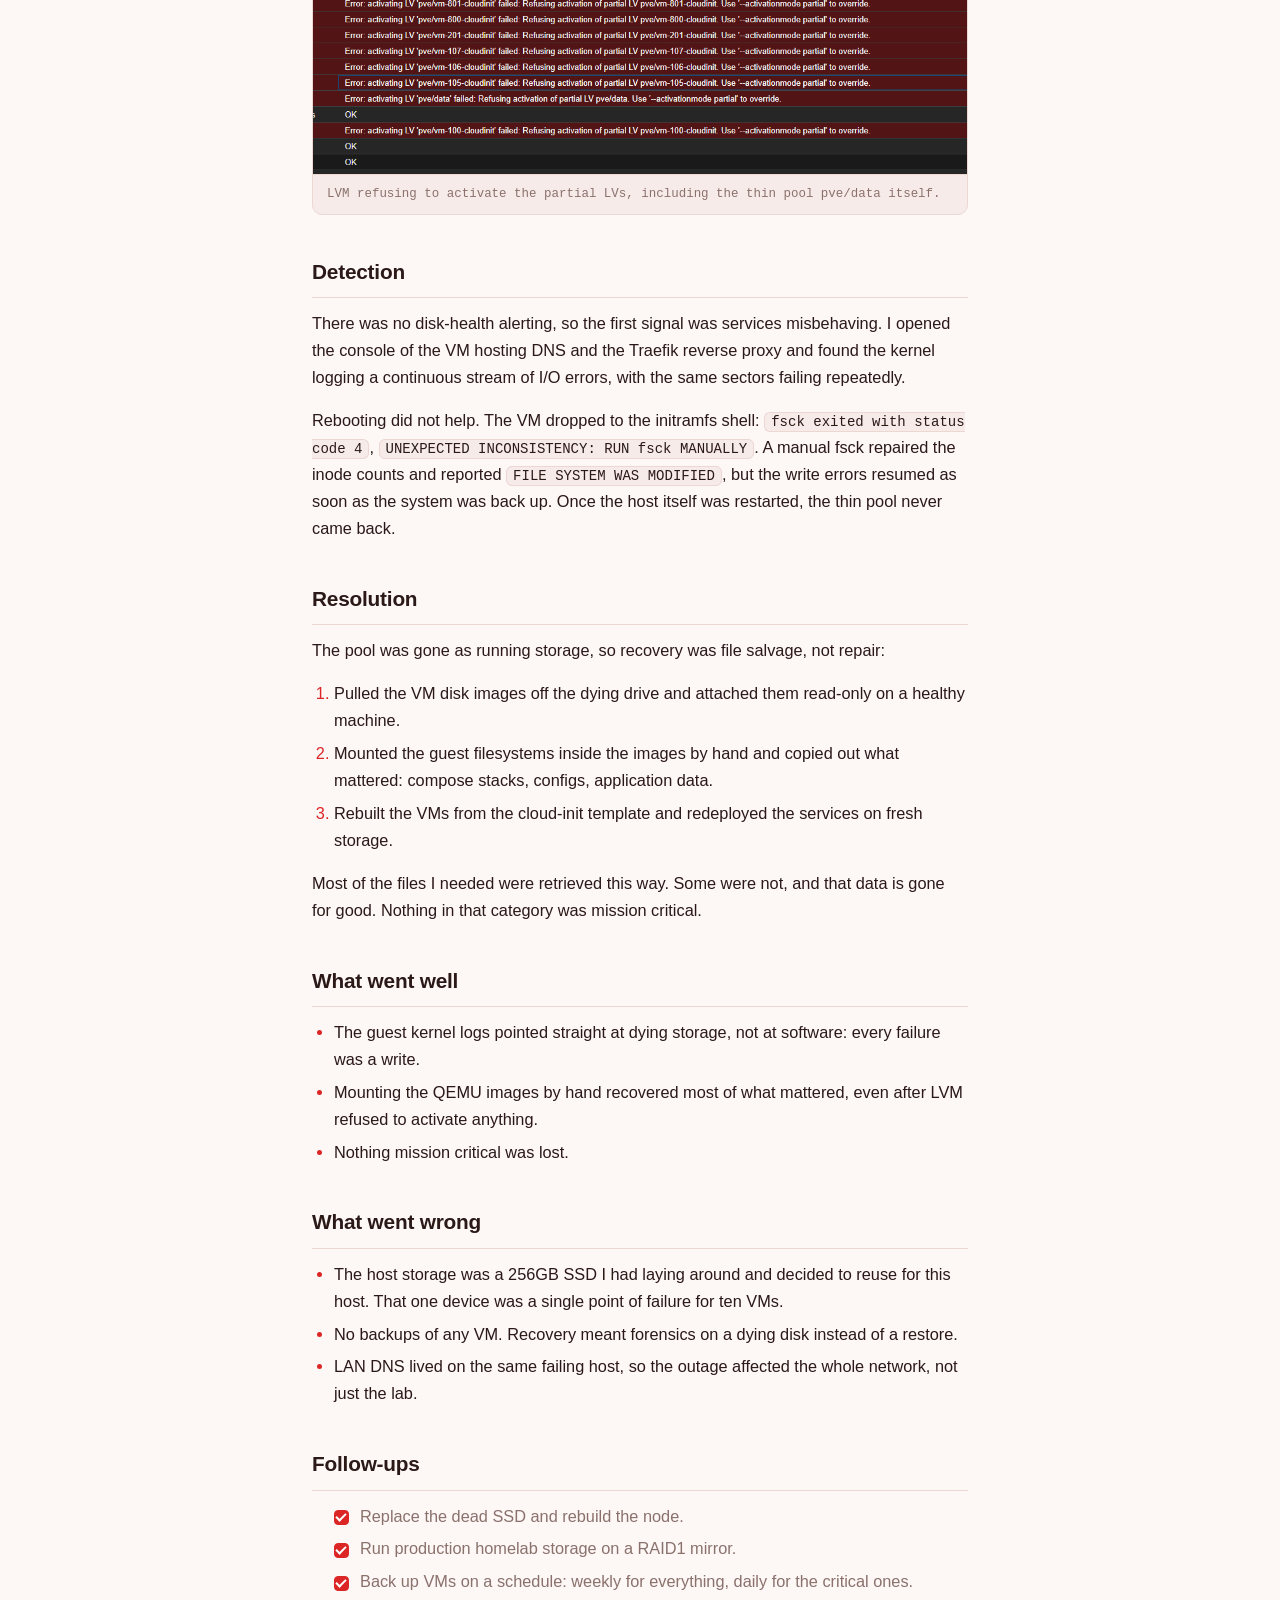
<file: postmortems/ssd-thin-pool-collapse/index.html>
<!DOCTYPE html>
<html lang="en">
<head>
  <meta charset="UTF-8" />
  <meta name="viewport" content="width=device-width, initial-scale=1.0" />
  <title>SSD failure takes down my homelab production server | Tarek KHIDER</title>
  <meta name="description" content="Postmortem: the single SSD backing my Proxmox LVM thin pool failed and took down all ten VMs. Recovery meant mounting the QEMU disk images by hand." />
  <meta name="author" content="Tarek Khider" />
  <meta property="og:title" content="An SSD failure takes down my homelab production server" />
  <meta property="og:description" content="A blameless postmortem from my self-hosted Proxmox home lab." />
  <meta property="og:type" content="article" />
  <link rel="icon" href="data:image/svg+xml,<svg xmlns=%22http://www.w3.org/2000/svg%22 viewBox=%220 0 100 100%22><text y=%22.9em%22 font-size=%2290%22>%E2%9C%A6</text></svg>" />
  <link rel="stylesheet" href="/assets/css/style.css?v=12" />
</head>
<body>
  <main class="doc">
    <nav class="topnav">
      <a class="back-link" href="/postmortems/">
        <svg viewBox="0 0 24 24" fill="none" stroke="currentColor" stroke-width="2" stroke-linecap="round" stroke-linejoin="round" aria-hidden="true">
          <path d="m15 18-6-6 6-6"/>
        </svg>
        Postmortems
      </a>
    </nav>

    <article>
      <header class="post-head">
        <h1>An SSD failure takes down my homelab production server</h1>
        <div class="meta-row">
          <span class="chip">2025-04-27</span>
          <span class="chip resolved">Resolved</span>
          <span class="chip sev">SEV1</span>
        </div>
      </header>

      <div class="prose">
        <p class="lead">
          My Proxmox host kept all of its VM storage on a single spare 256GB SSD: ten
          VMs on one consumer drive, no RAID, no backups. The drive started failing
          writes, the LVM thin pool holding every VM disk went partial, and the entire
          lab was down for over 12 hours. I salvaged the files that mattered by
          mounting the QEMU disk images by hand. Some data was permanently lost;
          nothing mission critical.
        </p>

        <h2>Impact</h2>
        <ul>
          <li><strong>Down:</strong> all ten VMs on the host, including LAN DNS, the Traefik reverse proxy, GitLab, and the CI runner.</li>
          <li><strong>Duration:</strong> at least 12 hours from the first write errors to services back up.</li>
          <li><strong>Data loss:</strong> yes, permanent. Most files were recovered from the disk images; what could not be recovered was not mission critical.</li>
        </ul>

        <h2>Root cause</h2>
        <p>
          The <code>pve</code> volume group, including the thin pool <code>pve/data</code>
          that backed every VM disk, lived on a single 256GB SSD with no redundancy.
          Under load the drive began failing writes. Inside the guests the kernel logged
          <code>I/O error, dev sda, op 0x1:(WRITE)</code> and long runs of
          <code>Buffer I/O error on device sda1</code>. Every failing operation was a
          write; reads were still served from cache, so services stayed partially
          responsive while nothing was actually being persisted.
        </p>
        <figure>
          <img src="guest-write-errors.png" alt="Kernel log inside a VM showing repeated buffer I/O errors on sda1 and write I/O errors on sda" loading="lazy" />
          <figcaption>Inside a guest VM: every failing operation is a write. Reads were still served from cache.</figcaption>
        </figure>
        <p>
          Then the drive dropped out entirely. The physical volume went missing from the
          volume group, and every VM start failed with
          <code>Refusing activation of partial LV</code>, including
          <code>pve/data</code> itself. With the thin pool unavailable, no VM disk could
          be activated.
        </p>
        <figure>
          <img src="lvm-partial.png" alt="Proxmox task log showing LVM refusing activation of partial LVs for every VM, including pve/data" loading="lazy" />
          <figcaption>LVM refusing to activate the partial LVs, including the thin pool pve/data itself.</figcaption>
        </figure>

        <h2>Detection</h2>
        <p>
          There was no disk-health alerting, so the first signal was services
          misbehaving. I opened the console of the VM hosting DNS and the Traefik
          reverse proxy and found the kernel logging a continuous stream of I/O errors,
          with the same sectors failing repeatedly.
        </p>
        <p>
          Rebooting did not help. The VM dropped to the initramfs shell:
          <code>fsck exited with status code 4</code>,
          <code>UNEXPECTED INCONSISTENCY: RUN fsck MANUALLY</code>. A manual fsck
          repaired the inode counts and reported <code>FILE SYSTEM WAS MODIFIED</code>,
          but the write errors resumed as soon as the system was back up. Once the host
          itself was restarted, the thin pool never came back.
        </p>

        <h2>Resolution</h2>
        <p>
          The pool was gone as running storage, so recovery was file salvage, not repair:
        </p>
        <ol>
          <li>Pulled the VM disk images off the dying drive and attached them read-only on a healthy machine.</li>
          <li>Mounted the guest filesystems inside the images by hand and copied out what mattered: compose stacks, configs, application data.</li>
          <li>Rebuilt the VMs from the cloud-init template and redeployed the services on fresh storage.</li>
        </ol>
        <p>
          Most of the files I needed were retrieved this way. Some were not, and that
          data is gone for good. Nothing in that category was mission critical.
        </p>

        <h2>What went well</h2>
        <ul>
          <li>The guest kernel logs pointed straight at dying storage, not at software: every failure was a write.</li>
          <li>Mounting the QEMU images by hand recovered most of what mattered, even after LVM refused to activate anything.</li>
          <li>Nothing mission critical was lost.</li>
        </ul>

        <h2>What went wrong</h2>
        <ul>
          <li>The host storage was a 256GB SSD I had laying around and decided to reuse for this host. That one device was a single point of failure for ten VMs.</li>
          <li>No backups of any VM. Recovery meant forensics on a dying disk instead of a restore.</li>
          <li>LAN DNS lived on the same failing host, so the outage affected the whole network, not just the lab.</li>
        </ul>

        <h2>Follow-ups</h2>
        <ul class="task-list">
          <li class="done">Replace the dead SSD and rebuild the node.</li>
          <li class="done">Run production homelab storage on a RAID1 mirror.</li>
          <li class="done">Back up VMs on a schedule: weekly for everything, daily for the critical ones.</li>
        </ul>
      </div>
    </article>
  </main>
</body>
</html>
</file>
<file: assets/css/style.css>
:root {
  --bg: #140f0f;
  --bg-soft: #1e1616;
  --border: #362626;
  --text: #f2e9e6;
  --muted: #a4908c;
  --accent: #ef4444;
  --accent-dim: #dc2626;
  --link: #f87171;
  --ok: #4ade80;
  --crit: #b91c1c;
  --mono: ui-monospace, SFMono-Regular, "SF Mono", Menlo, Consolas, "Liberation Mono", monospace;
  --sans: -apple-system, BlinkMacSystemFont, "Segoe UI", Roboto, Helvetica, Arial, sans-serif;
}

@media (prefers-color-scheme: light) {
  :root {
    --bg: #fdf7f6;
    --bg-soft: #f7ebe9;
    --border: #ecd7d3;
    --text: #2a1917;
    --muted: #8a716c;
    --accent: #dc2626;
    --accent-dim: #b91c1c;
    --link: #dc2626;
    --ok: #16a34a;
    --crit: #991b1b;
  }
}

* { box-sizing: border-box; }

html { scroll-behavior: smooth; }

body {
  margin: 0;
  min-height: 100vh;
  display: flex;
  flex-direction: column;
  background: var(--bg);
  color: var(--text);
  font-family: var(--sans);
  line-height: 1.65;
  -webkit-font-smoothing: antialiased;
}

a { color: var(--link); text-decoration: none; }

/* ---------- Hero ---------- */
.hero {
  flex: 1;
  display: flex;
  flex-direction: column;
  align-items: flex-start;
  justify-content: center;
  max-width: 720px;
  width: 100%;
  margin: 0 auto;
  padding: 96px 32px 56px;
}

h1 {
  font-size: clamp(3rem, 9vw, 4.75rem);
  line-height: 1.05;
  margin: 0 0 10px;
  letter-spacing: -0.02em;
  font-weight: 700;
}
.surname { color: var(--accent); }

.role {
  font-family: var(--mono);
  color: var(--muted);
  font-size: clamp(1.1rem, 2.5vw, 1.35rem);
  margin: 0 0 36px;
}

.bio {
  color: var(--text);
  font-size: clamp(1.1rem, 2.2vw, 1.3rem);
  line-height: 1.6;
  max-width: 52ch;
  margin: 0 0 20px;
}
.bio:last-of-type { margin-bottom: 44px; }

/* ---------- Buttons ---------- */
.actions {
  display: flex;
  flex-wrap: wrap;
  gap: 14px;
}

.btn {
  display: inline-flex;
  align-items: center;
  gap: 9px;
  font-family: var(--mono);
  font-size: 1rem;
  padding: 13px 24px;
  border-radius: 999px;
  border: 1px solid var(--border);
  transition: transform 0.12s ease, border-color 0.12s ease, background 0.12s ease;
}
.btn:hover { transform: translateY(-2px); }
.btn:active { transform: translateY(0); }

.btn-icon { width: 18px; height: 18px; flex-shrink: 0; }

.btn-primary {
  background: var(--accent);
  border-color: var(--accent);
  color: #ffffff;
  font-weight: 600;
}
.btn-primary:hover { background: var(--accent-dim); border-color: var(--accent-dim); }

.btn-ghost {
  background: var(--bg-soft);
  color: var(--text);
}
.btn-ghost:hover { border-color: var(--accent); color: var(--accent); }

/* ---------- CV popup (zero JS, CSS-only) ---------- */
.cv-open { cursor: pointer; }

/* Hidden until the checkbox is checked. */
.cv-modal {
  display: none;
  position: fixed;
  inset: 0;
  z-index: 50;
  align-items: center;
  justify-content: center;
  padding: 24px;
}
.cv-check:checked ~ .cv-modal { display: flex; }

.cv-backdrop {
  position: absolute;
  inset: 0;
  background: rgba(0, 0, 0, 0.55);
  cursor: pointer;
}

.cv-card {
  position: relative;
  background: var(--bg-soft);
  border: 1px solid var(--border);
  border-radius: 18px;
  padding: 14px;
  min-width: 240px;
  box-shadow: 0 16px 48px rgba(0, 0, 0, 0.4);
}

.cv-card-title {
  margin: 4px 6px 12px;
  font-family: var(--mono);
  font-size: 0.85rem;
  color: var(--muted);
}

.cv-menu-item {
  display: flex;
  align-items: center;
  gap: 10px;
  font-family: var(--mono);
  font-size: 0.95rem;
  color: var(--text);
  padding: 11px 14px;
  border-radius: 999px;
  white-space: nowrap;
  transition: background 0.12s ease, color 0.12s ease;
}
.cv-menu-item:hover,
.cv-menu-item:focus-visible {
  background: var(--bg);
  color: var(--accent);
  outline: none;
}

/* ---------- Page links ---------- */
.page-links {
  margin: 0 0 44px;
  display: flex;
  flex-wrap: wrap;
  align-items: baseline;
  column-gap: 14px;
  row-gap: 8px;
  font-family: var(--mono);
  font-size: 0.95rem;
}
.page-links a {
  color: var(--accent);
  border-bottom: 1px solid transparent;
  transition: border-color 0.12s ease;
}
.page-links a:hover { border-bottom-color: var(--accent); }
.page-links .sep { color: var(--muted); }

.location {
  margin-top: 40px;
  font-family: var(--mono);
  font-size: 0.95rem;
  color: var(--muted);
}

/* ---------- 404 page ---------- */
.error-page {
  align-items: center;
  text-align: center;
}
.error-img {
  width: 220px;
  height: 220px;
  object-fit: cover;
  border-radius: 50%;
  border: 1px solid var(--border);
  margin-bottom: 28px;
}
.error-page h1 { font-size: clamp(2.2rem, 6vw, 3rem); }
.error-page hr {
  width: 64px;
  border: none;
  border-top: 1px solid var(--border);
  margin: 20px 0;
}

/* ---------- Writing (blog) ---------- */
.doc {
  flex: 1;
  width: 100%;
  max-width: 720px;
  margin: 0 auto;
  padding: 72px 32px 56px;
}

.topnav {
  display: flex;
  flex-wrap: wrap;
  align-items: center;
  justify-content: space-between;
  gap: 16px;
  margin-bottom: 40px;
}

.back-link {
  display: inline-flex;
  align-items: center;
  gap: 8px;
  font-family: var(--mono);
  font-size: 0.9rem;
  color: var(--muted);
  transition: color 0.12s ease;
}
.back-link:hover { color: var(--accent); }
.back-link svg { width: 16px; height: 16px; }

/* Post list */
.post-list {
  list-style: none;
  margin: 0;
  padding: 0;
  display: flex;
  flex-direction: column;
  gap: 4px;
}
.post-list li { border-top: 1px solid var(--border); }
.post-list li:last-child { border-bottom: 1px solid var(--border); }
.post-item {
  display: flex;
  flex-direction: column;
  gap: 4px;
  padding: 20px 4px;
  transition: padding-left 0.12s ease;
}
.post-item:hover { padding-left: 12px; }
.post-item .post-meta {
  display: flex;
  align-items: center;
  gap: 10px;
  font-family: var(--mono);
  font-size: 0.76rem;
}
.post-item .post-date {
  font-family: var(--mono);
  font-size: 0.78rem;
  color: var(--muted);
}
.post-item .post-summary {
  font-size: 0.95rem;
  color: var(--muted);
  line-height: 1.5;
}
.post-item .post-title {
  font-size: 1.2rem;
  font-weight: 600;
  color: var(--text);
  line-height: 1.35;
}
.post-item:hover .post-title { color: var(--accent); }

/* Post meta + severity chips */
.post-head { margin-bottom: 8px; }
.post-head h1 {
  font-size: clamp(1.9rem, 5vw, 2.6rem);
  line-height: 1.15;
  letter-spacing: -0.02em;
  margin: 0 0 18px;
}
.meta-row {
  display: flex;
  flex-wrap: wrap;
  gap: 8px;
  margin-bottom: 8px;
  font-family: var(--mono);
  font-size: 0.76rem;
}
.chip {
  display: inline-flex;
  align-items: center;
  gap: 6px;
  padding: 4px 11px;
  border-radius: 999px;
  border: 1px solid var(--border);
  background: var(--bg-soft);
  color: var(--muted);
}
.chip.resolved {
  border-color: color-mix(in srgb, var(--ok) 45%, transparent);
  color: var(--ok);
  background: color-mix(in srgb, var(--ok) 12%, transparent);
}
.chip.sev {
  border-color: color-mix(in srgb, var(--crit) 50%, transparent);
  color: var(--crit);
  background: color-mix(in srgb, var(--crit) 12%, transparent);
}

/* Prose */
.prose { font-size: 1.02rem; }
.prose h2 {
  font-size: 1.3rem;
  letter-spacing: -0.01em;
  margin: 40px 0 12px;
  padding-bottom: 8px;
  border-bottom: 1px solid var(--border);
}
.prose h3 { font-size: 1.05rem; margin: 28px 0 8px; }
.prose p { margin: 0 0 16px; }
.prose ul, .prose ol { margin: 0 0 16px; padding-left: 22px; }
.prose li { margin: 6px 0; }
.prose li::marker { color: var(--accent); }
.prose strong { color: var(--text); font-weight: 600; }
.prose a { border-bottom: 1px solid transparent; transition: border-color 0.12s ease; }
.prose a:hover { border-bottom-color: var(--link); }
.prose code {
  font-family: var(--mono);
  font-size: 0.86em;
  background: var(--bg-soft);
  border: 1px solid var(--border);
  border-radius: 6px;
  padding: 1px 6px;
}
.prose .lead {
  font-size: 1.12rem;
  color: var(--text);
  line-height: 1.6;
}
.prose figure {
  margin: 20px 0 24px;
  border: 1px solid var(--border);
  border-radius: 10px;
  overflow: hidden;
  background: var(--bg-soft);
}
.prose figure img { display: block; width: 100%; height: auto; }
.prose figcaption {
  font-family: var(--mono);
  font-size: 0.78rem;
  color: var(--muted);
  line-height: 1.5;
  padding: 10px 14px;
  border-top: 1px solid var(--border);
}
.term {
  margin: 0 0 16px;
  padding: 12px 14px;
  background: var(--bg-soft);
  border: 1px solid var(--border);
  border-radius: 8px;
  font-family: var(--mono);
  font-size: 0.82em;
  line-height: 1.55;
  overflow-x: auto;
  white-space: pre;
  color: var(--muted);
}
.term .ok { color: var(--ok); }
.term .bad { color: var(--crit); }
.term .cmd { color: var(--text); }
.term .muted { color: var(--muted); }

.task-list { list-style: none; padding-left: 4px; }
.task-list li { padding-left: 26px; position: relative; }
.task-list li::before {
  content: "";
  position: absolute;
  left: 0;
  top: 0.45em;
  width: 13px;
  height: 13px;
  border: 1px solid var(--muted);
  border-radius: 4px;
}
.task-list li.done { color: var(--muted); }
.task-list li.done::before {
  background: var(--accent);
  border-color: var(--accent);
}
.task-list li.done::after {
  content: "";
  position: absolute;
  left: 4px;
  top: 0.5em;
  width: 4px;
  height: 8px;
  border: solid #ffffff;
  border-width: 0 2px 2px 0;
  transform: rotate(45deg);
}

/* ---------- Architecture diagram ---------- */
.diagram {
  display: flex;
  flex-direction: column;
  margin: 24px 0 24px;
}

.d-box {
  border: 1px solid var(--border);
  background: var(--bg-soft);
  border-radius: 12px;
  padding: 12px 16px;
  text-align: center;
}
.d-name {
  display: block;
  font-weight: 600;
  font-size: 0.95rem;
  color: var(--text);
}
.d-sub {
  display: block;
  font-family: var(--mono);
  font-size: 0.72rem;
  color: var(--muted);
  line-height: 1.5;
  margin-top: 3px;
}

.d-arrow {
  display: flex;
  flex-direction: column;
  align-items: center;
  padding: 5px 0;
  font-family: var(--mono);
  font-size: 0.72rem;
  color: var(--muted);
  text-align: center;
}
.d-arrow::after {
  content: "\2193";
  color: var(--accent);
  font-size: 1.05rem;
  line-height: 1.2;
}

.d-cluster { padding-bottom: 16px; }
.d-inner {
  border: 1px solid var(--border);
  background: var(--bg);
  border-radius: 10px;
  padding: 10px 14px;
  margin-top: 12px;
}
.d-chips {
  display: flex;
  flex-wrap: wrap;
  justify-content: center;
  gap: 7px;
  margin-top: 12px;
}
.d-chip {
  font-family: var(--mono);
  font-size: 0.72rem;
  color: var(--muted);
  border: 1px solid var(--border);
  background: var(--bg);
  border-radius: 999px;
  padding: 3px 10px;
}

.d-split {
  display: grid;
  grid-template-columns: 1fr 1fr;
  gap: 0 18px;
}
.d-branch {
  display: flex;
  flex-direction: column;
}
.d-branch .d-box { flex: 1; }

.d-row {
  display: flex;
  align-items: stretch;
}
.d-row .d-box { flex: 1; }
.d-harrow {
  display: flex;
  flex-direction: column;
  align-items: center;
  justify-content: center;
  padding: 0 10px;
  font-family: var(--mono);
  font-size: 0.72rem;
  color: var(--muted);
  text-align: center;
  max-width: 110px;
}
.d-harrow::after {
  content: "\2192";
  color: var(--accent);
  font-size: 1.05rem;
}

@media (max-width: 560px) {
  .hero { padding-top: 56px; }
  .doc { padding-top: 48px; }
  .d-split { grid-template-columns: 1fr; }
  .d-row { flex-direction: column; }
  .d-harrow { padding: 5px 0; max-width: none; }
  .d-harrow::after { content: "\2193"; }
}
</file>
